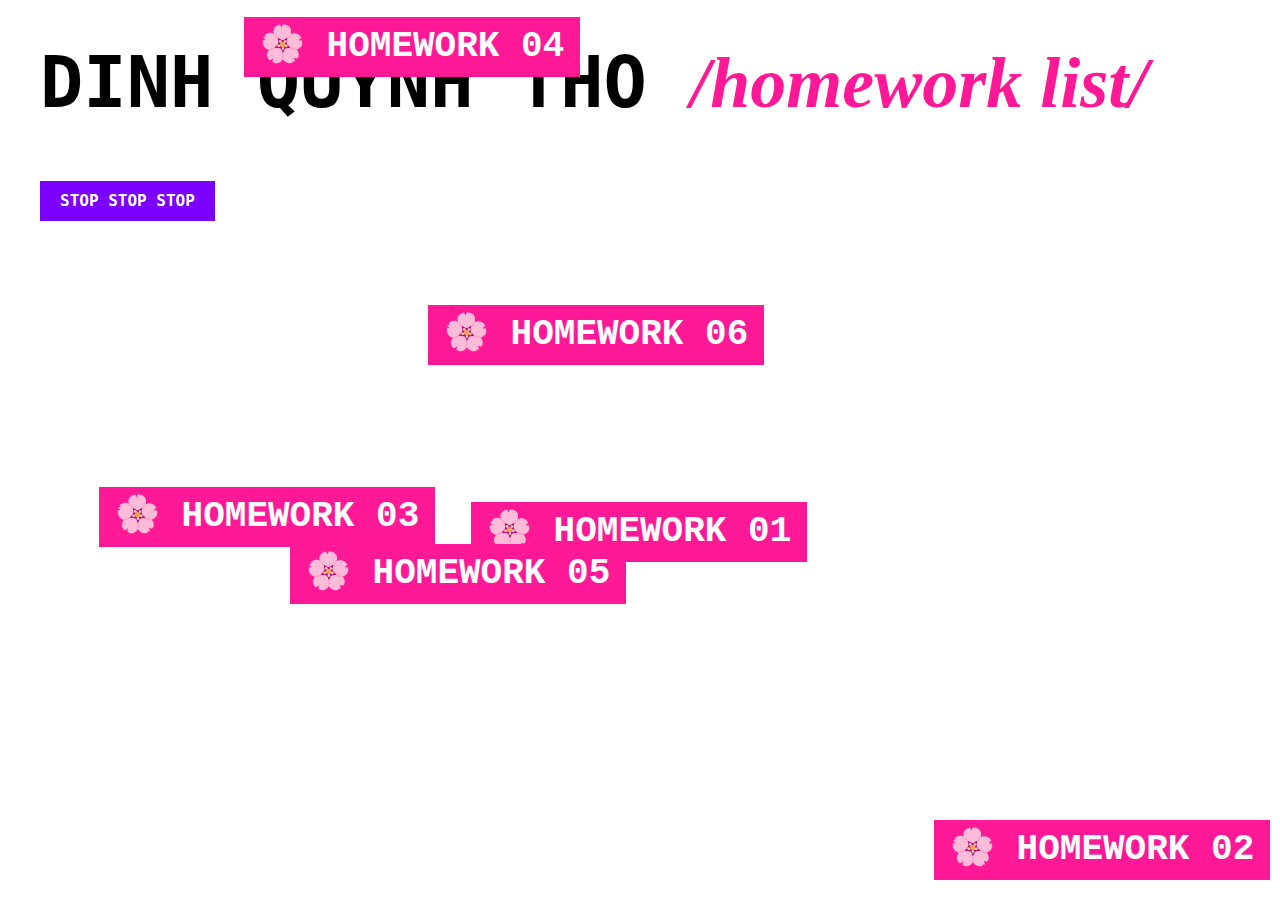
<file: ALLACCESS/index.html>
<html>
    <head>
        <title>
            🌸 HOMEPAGE - DINH QUYNH THO
        </title>
        <link rel="stylesheet" href="allaccess.css" />
        <style>
            button.convert-button {
                background-color: #7b00ff;
                color: white;
                padding: 10px 20px;
                font-size: 16px;
                border: none;
                cursor: pointer;
                margin-top: 20px;
                height: 40px;
                line-height: 20px;
                font-family: monospace;
                font-weight: bold;
            }
    
            button.convert-button:hover {
                background-color: #ffaffc;
            }
        </style>
        <script>
            document.addEventListener('DOMContentLoaded', function () {
                var buttons = document.querySelectorAll('.button');
                var moveInterval;
                var h1Content; // To store the content of h1
    
                function moveButton(button) {
                    var maxX = window.innerWidth - button.offsetWidth;
                    var maxY = window.innerHeight - button.offsetHeight;
    
                    var newX = Math.floor(Math.random() * maxX);
                    var newY = Math.floor(Math.random() * maxY);
    
                    button.style.position = 'absolute';
                    button.style.left = newX + 'px';
                    button.style.top = newY + 'px';
                }
    
                function moveButtonsRandomly() {
                    buttons.forEach(function (button) {
                        moveButton(button);
                    });
                }
    
                function convertToOrderedList() {
                    clearInterval(moveInterval); // Stop the random movement
    
                    h1Content = document.querySelector('h1').innerHTML;
    
                    var ol = document.createElement('ol');
                    ol.style.listStyleType = 'none';
                    ol.style.padding = '0';
    
                    buttons.forEach(function (button, index) {
                        var li = document.createElement('li');
                        var anchor = button.parentElement.cloneNode(true);
                        li.appendChild(anchor);
                        ol.appendChild(li);
                    });
    
                    // Clear the existing content and append the ordered list
                    document.body.innerHTML = '';
                    document.body.appendChild(document.createElement('h1'));
                    document.querySelector('h1').innerHTML = h1Content;
                    document.body.appendChild(ol);
                }
    
                // Move the buttons every 1.5 seconds
                moveInterval = setInterval(moveButtonsRandomly, 1500);
    
                moveButtonsRandomly();
    
                // Add a button to trigger the conversion to an ordered list
                var convertButton = document.createElement('button');
                convertButton.innerHTML = 'STOP STOP STOP';
                convertButton.className = 'convert-button'; 
                convertButton.addEventListener('click', convertToOrderedList);
                document.body.appendChild(convertButton);
            });
        </script>
    </head>
    <body>
        <h1>
            DINH QUYNH THO <span style="color: rgb(255, 25, 151); font-family: Georgia, 'Times New Roman', Times, serif;"> <em> /homework list/ </em> </span>
        </h1>
        <ul>
            <div>
                <a href="hw-01.html">
                    <button class="button"> 🌸 HOMEWORK 01</button>
                  </a>
            </div>
            <div>
                <a href="hw-02.html">
                    <button class="button"> 🌸 HOMEWORK 02</button>
                  </a>
            </div>
            <div>
                <a href="hw-03.html">
                    <button class="button">  🌸 HOMEWORK 03</button>
                  </a>
            </div>
            <div>
                <a href="hw-04.html">
                    <button class="button"> 🌸 HOMEWORK 04</button>
                  </a>
            </div>
            <div>
                <a href="hw-05.html">
                    <button class="button"> 🌸 HOMEWORK 05</button>
                  </a>
            </div>
            <div>
              <a href="hw-06.html">
                  <button class="button"> 🌸 HOMEWORK 06</button>
                </a>
          </div>
        </ul>
    </body>
</html>
</file>
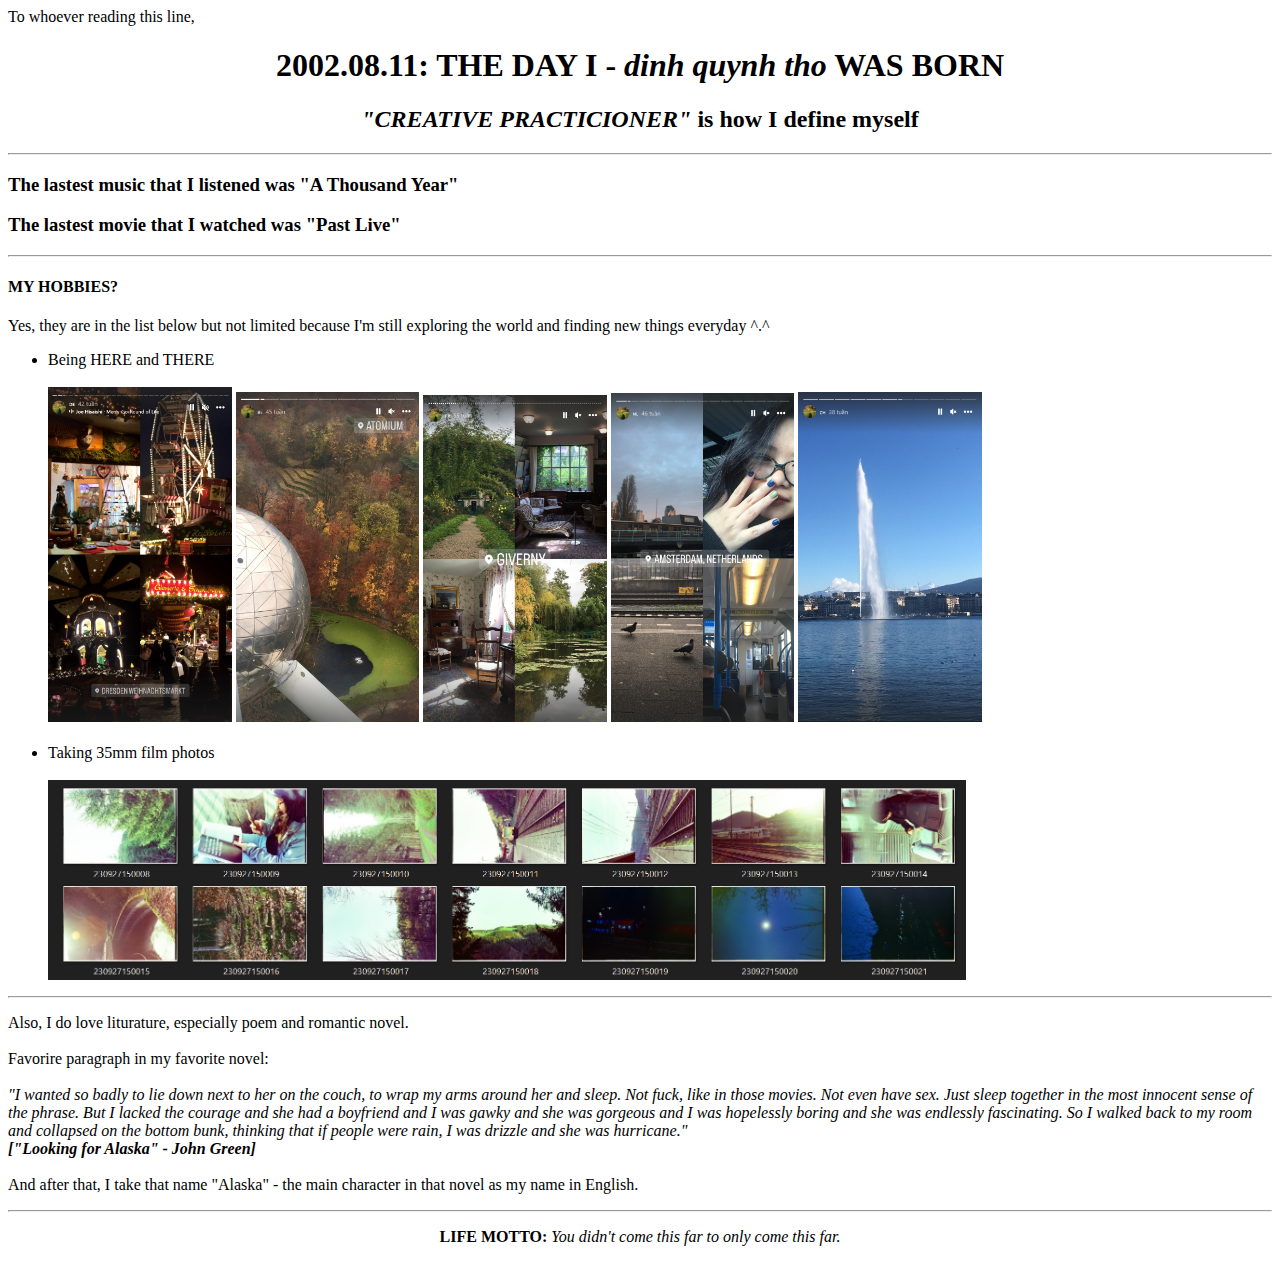
<file: ALLACCESS/hw-01.html>
<html>
    <head>
        <title>
            IT'S ME, DINH QUYNH THO 
        </title>
    </head>

    <body>
        <p> To whoever reading this line, </p>
        <h1 align="center"> 2002.08.11: THE DAY I - <i>dinh quynh tho</i> WAS BORN </h1>
        <h2 align="center"> <strong> <em> "CREATIVE PRACTICIONER" </em></strong> is how I define myself </h2>
        <hr>
        <h3> The lastest music that I listened was "A Thousand Year" </h3>
        <h3> The lastest movie that I watched was "Past Live" </h3>
        <hr>
        <h4> MY HOBBIES? </h4>
        <p> Yes, they are in the list below but not limited because I'm still exploring the world and finding new things everyday ^.^ </p>
        <ul>
            <li> Being HERE and THERE </li>
            <br/>
            <div class="picture-row">
                <img src="germany.png" width="15%" alt="germany" >
                <img src="belgium.png" width="15%" alt="belgium">
                <img src="france.png" width="15%" alt="france">
                <img src="netherland.png" width="15%" alt="netherland">
                <img src="swiss.png" width="15%" alt="swiss">
            </div>
            <br/>
            <li> Taking 35mm film photos </li>
            <br/>
                <img src="film.png" width="75%" alt="film">
        </ul>
        <hr>
        <p>
            Also, I do love liturature, especially poem and romantic novel.
            <br/>
            <br/>
            Favorire paragraph in my favorite novel: <br/> 
            <br/>
            <em>
                "I wanted so badly to lie down next to her on the couch, to wrap my arms around her and sleep. Not fuck, like in those movies. Not even have sex. Just sleep together in the most innocent sense of the phrase. But I lacked the courage and she had a boyfriend and I was gawky and she was gorgeous and I was hopelessly boring and she was endlessly fascinating. So I walked back to my room and collapsed on the bottom bunk, thinking that if people were rain, I was drizzle and she was hurricane."
            </em>
            <br/>
            <strong> <em> ["Looking for Alaska" - John Green] </em></strong>
            <br/>
            <br/>
            And after that, I take that name "Alaska" - the main character in that novel as my name in English.
            <b>

            </b>
        </p>
        <hr>
        <p align="center">
            <b> LIFE MOTTO: </b>
                <i> You didn't come this far to only come this far. </i>
        </p>
    </body>

</html>
</file>
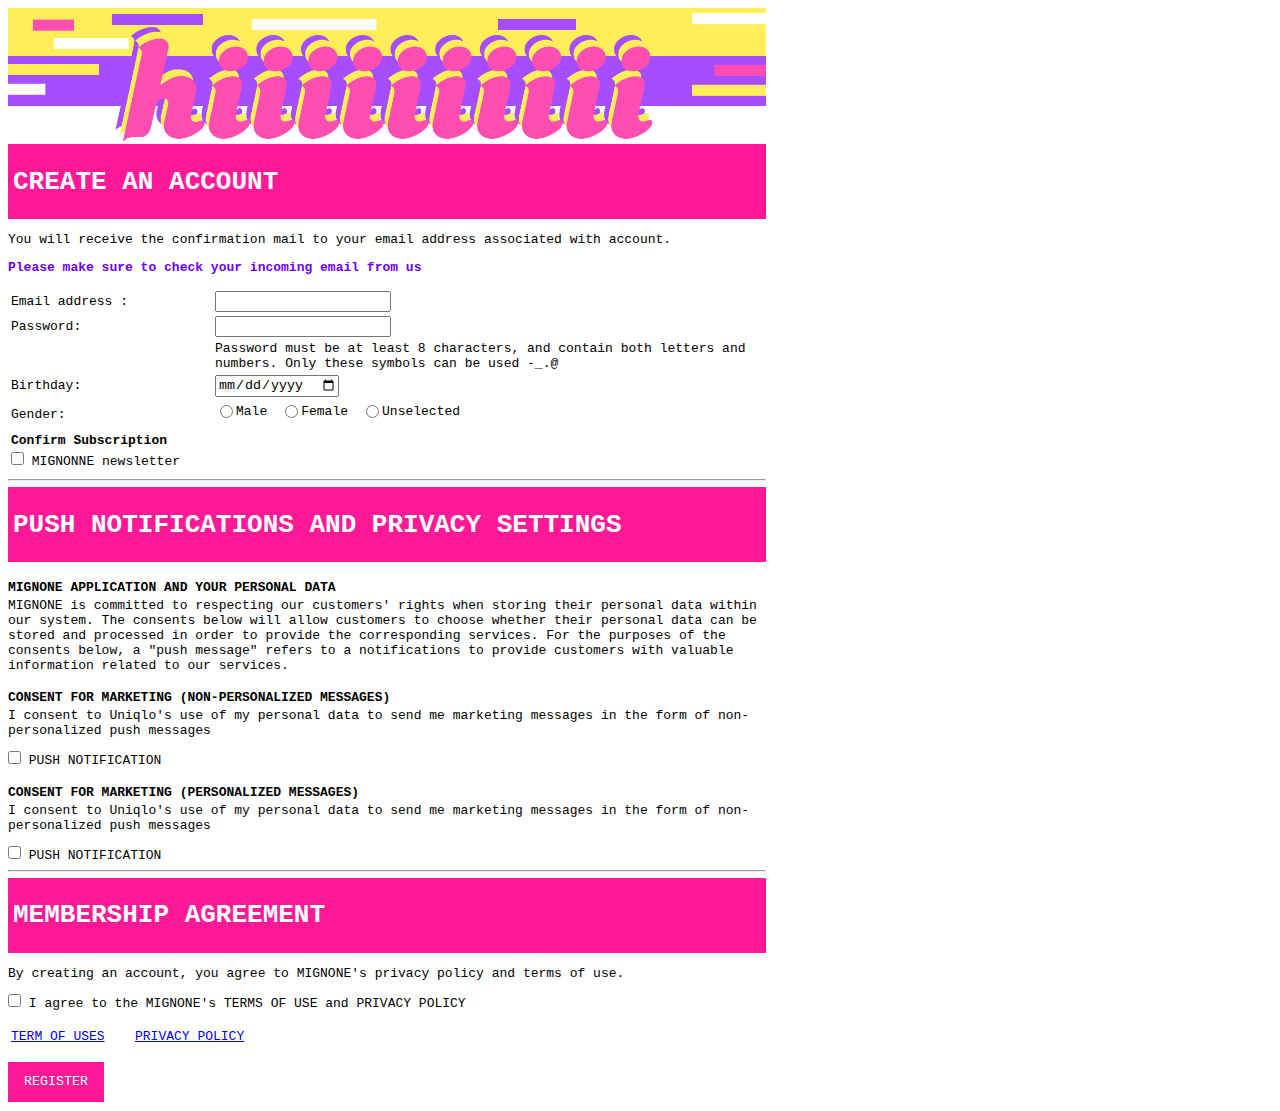
<file: ALLACCESS/hw-02.html>
<html>
  <head>
    <title>REGISTRATION FORM</title>
    <link rel="stylesheet" href="hw-02.css" />
  </head>
  <body>
    <div class="container">
      <img class="image" src="hiiii.png" />
      <div class="pink_banner">
        <h1>CREATE AN ACCOUNT</h1>
      </div>
      <p>
        You will receive the confirmation mail to your email address associated
        with account.
      </p>
      <p>
        <span style="color: rgb(111, 0, 255); margin-bottom: -10px"
          ><b> Please make sure to check your incoming email from us </b>
        </span>
      </p>

      <form>
        <table class="create_account">
          <tr>
            <td>
              <label for="email"> Email address :</label>
            </td>
            <td><input type="text" name="email" /><br /></td>
          </tr>
          <tr>
            <td>
              <label for="password">Password:</label>
            </td>
            <td>
              <div>
                <input class="password_input" type="password" name="password" />
              </div>
            </td>
          </tr>
          <tr>
            <td></td>
            <td>
              <div>
                <span class="password_span">
                  Password must be at least 8 characters, and contain both
                  letters and numbers. Only these symbols can be used -_.@
                </span>
              </div>
            </td>
          </tr>

          <tr>
            <td>
              <label for="birthdate">Birthday: </label>
            </td>
            <td>
              <input type="date" id="birthdate" name="birthdate" />
            </td>
          </tr>

          <tr>
            <td>
              <label for="gender"> Gender: </label>
            </td>
            <td class="gender_select">
              <input type="radio" name="gender" value="male" />
              <span> Male </span>
              <br />
              <input type="radio" name="gender" value="female" />
              <span> Female </span>
              <br />
              <input type="radio" name="gender" value="unselected" /><span>
                Unselected
              </span>
              <br />
            </td>
          </tr>

          <tr>
            <td>
              <label for="confirm"> <b> Confirm Subscription </b> </label>
            </td>
          </tr>
          <tr>
            <td class="newsletter">
              <input class="checkbox" type="checkbox" name="check" value="1" />
              MIGNONNE newsletter<br />
            </td>
          </tr>
        </table>
        <hr />

        <div class="pink_banner">
          <h1>PUSH NOTIFICATIONS AND PRIVACY SETTINGS</h1>
        </div>
        <div class="push_noti">
          <h4>MIGNONE APPLICATION AND YOUR PERSONAL DATA</h4>
          <p>
            MIGNONE is committed to respecting our customers' rights when
            storing their personal data within our system. The consents below
            will allow customers to choose whether their personal data can be
            stored and processed in order to provide the corresponding services.
            For the purposes of the consents below, a "push message" refers to a
            notifications to provide customers with valuable information related
            to our services.
          </p>
          <h4>CONSENT FOR MARKETING (NON-PERSONALIZED MESSAGES)</h4>
          <p>
            I consent to Uniqlo's use of my personal data to send me marketing
            messages in the form of non-personalized push messages
          </p>
          <input type="checkbox" name="notification" value="1" /> PUSH
          NOTIFICATION
          <br />

          <h4>CONSENT FOR MARKETING (PERSONALIZED MESSAGES)</h4>
          <p>
            I consent to Uniqlo's use of my personal data to send me marketing
            messages in the form of non-personalized push messages
          </p>
          <input type="checkbox" name="notification" value="1" /> PUSH
          NOTIFICATION
          <br />
        </div>

        <hr />
        <div class="pink_banner">
          <h1>MEMBERSHIP AGREEMENT</h1>
        </div>
        <p>
          By creating an account, you agree to MIGNONE's privacy policy and
          terms of use.
        </p>
        <input type="checkbox" name="term" value="1" /> I agree to the MIGNONE's
        TERMS OF USE and PRIVACY POLICY <br />
        <br />
        <table>
          <tr>
            <td style="min-width: 120px">
              <a href="http://www.designstudies.vn/vi/" target="_blank">
                TERM OF USES
              </a>
            </td>
            <td>
              <a href="http://www.designstudies.vn/vi/" target="_blank">
                PRIVACY POLICY
              </a>
            </td>
          </tr>
        </table>
        <br />
        <button class="button-1" role="button">REGISTER</button>
      </form>
    </div>
  </body>
</html>
</file>
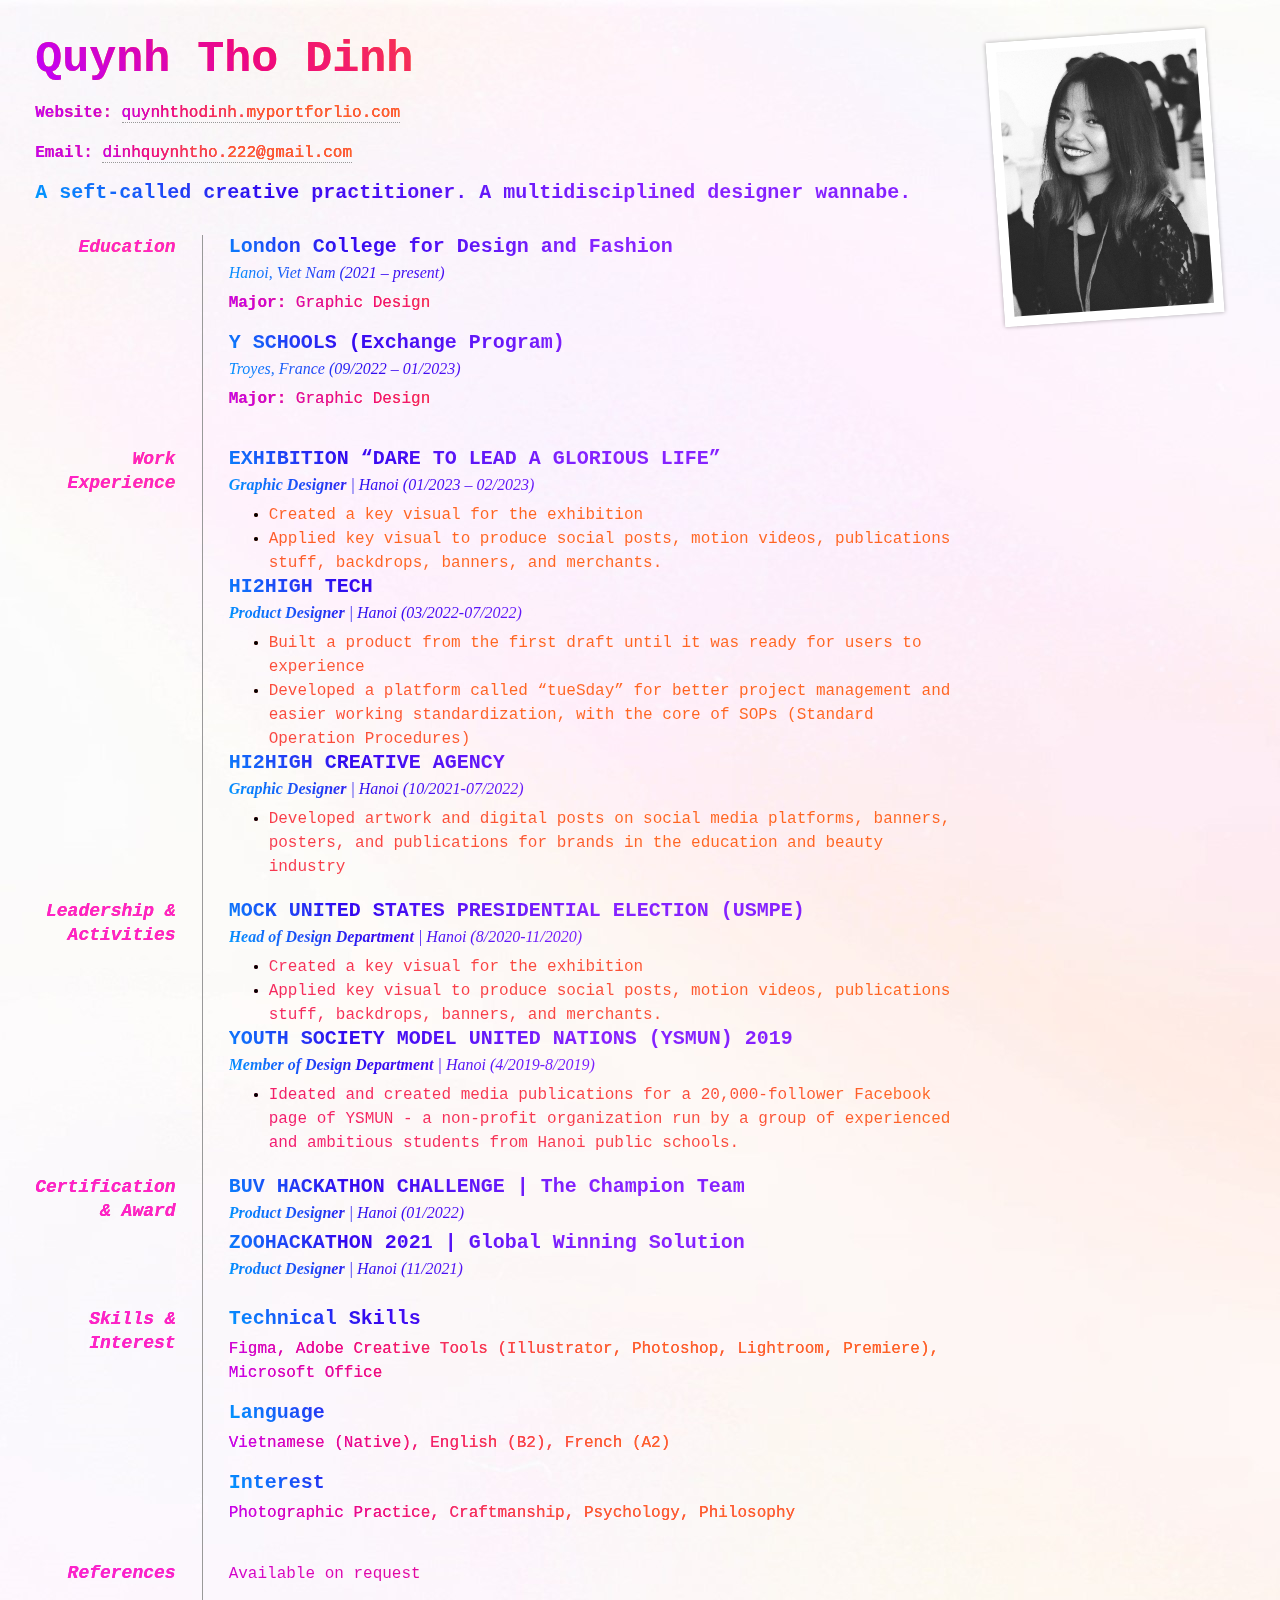
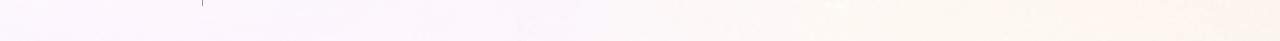
<file: ALLACCESS/hw-03.html>
<html>
    <head>
        <title>DINH QUYNH THO'S CV</title>
        <link rel="stylesheet" href="hw-03.css" />
    </head>

    <body>
        <div id="resume">
            <img src="PROFILE PIC.jpg" alt="Profile Pic of Dinh Quynh Tho">
            <h1>Quynh Tho Dinh</h1>
            <p><b> Website:</b> <a href="https://quynhthodinh.myportfolio.com/"">quynhthodinh.myportforlio.com</a>
            <p><b> Email: </b> <a href=#>dinhquynhtho.222@gmail.com</a>
            <h2 class="intro"> A seft-called creative practitioner. A multidisciplined designer wannabe. </h2>
            <br>

          <dl>
            <dt>Education
            <dd>
              <h2>London College for Design and Fashion <span>Hanoi, Viet Nam (2021 – present)</span> </h2> 
              <p><strong>Major:</strong> Graphic Design <br/>
                <h2>Y SCHOOLS (Exchange Program) <span>Troyes, France (09/2022 – 01/2023)</span> </h2> 
              <p><strong>Major:</strong> Graphic Design <br/>
          </dl>

          <dl>
          <dt> Work Experience
          <dd>
            <h2>EXHIBITION “DARE TO LEAD A GLORIOUS LIFE”<span> <b> Graphic Designer </b> | Hanoi (01/2023 – 02/2023) </span></h2>
                <ul>
                <li>Created a key visual for the exhibition
                <li>Applied key visual to produce social posts, motion videos,
                publications stuff, backdrops, banners, and merchants.
                 </ul>
          <h2>HI2HIGH TECH<span> <b> Product Designer </b> | Hanoi (03/2022-07/2022)</span></h2>
          <ul>
          <li>Built a product from the first draft until it was ready for users to experience</li>
          <li> Developed a platform called “tueSday” for better project management and easier working standardization, with
            the core of SOPs (Standard Operation Procedures)</li>
          </ul>
          <h2>HI2HIGH CREATIVE AGENCY<span> <b> Graphic Designer </b> | Hanoi (10/2021-07/2022)</span></h2>
          <ul>
          <li>Developed artwork and digital posts on social media platforms, banners, posters, and publications for brands in
            the education and beauty industry
          </ul>
          </dd>
          </dl>

          <dl>
            <dt> Leadership & Activities
            <dd>
              <h2>MOCK UNITED STATES PRESIDENTIAL ELECTION (USMPE)<span> <b> Head of Design Department </b> | Hanoi (8/2020-11/2020) </span></h2>
            <ul>
            <li>Created a key visual for the exhibition
            <li>Applied key visual to produce social posts, motion videos,
              publications stuff, backdrops, banners, and merchants.
            </ul>
            <h2>YOUTH SOCIETY MODEL UNITED NATIONS (YSMUN) 2019 <span> <b> Member of Design Department </b> | Hanoi (4/2019-8/2019)</span></h2>
            <ul>
            <li>Ideated and created media publications for a 20,000-follower Facebook page of YSMUN - a non-profit
                organization run by a group of experienced and ambitious students from Hanoi public schools.</li>
            </ul>
            </dd>
            </dl>

            <dl>
                <dt> Certification & Award
                <dd>
                <h2>BUV HACKATHON CHALLENGE | The Champion Team <span> <b> Product Designer </b> | Hanoi (01/2022) </span></h2>
                <h2>ZOOHACKATHON 2021 | Global Winning Solution <span> <b> Product Designer </b> | Hanoi (11/2021)</span></h2>
                </dd>
                </dl>

          <dl>
            <dt>Skills & Interest
            <dd>
            <h2>Technical Skills</h2>
            <p>Figma, Adobe Creative Tools (Illustrator, Photoshop, Lightroom, Premiere), Microsoft Office
            <h2>Language </h2>
            <p>Vietnamese (Native), English (B2), French (A2)
            <h2> Interest </h2>
            <p> Photographic Practice, Craftmanship, Psychology, Philosophy</p>
            </dl>
          <dl>
          <dt>References
          <dd>Available on request
          </dl>
          </div>   
    </body>
</html>
</file>
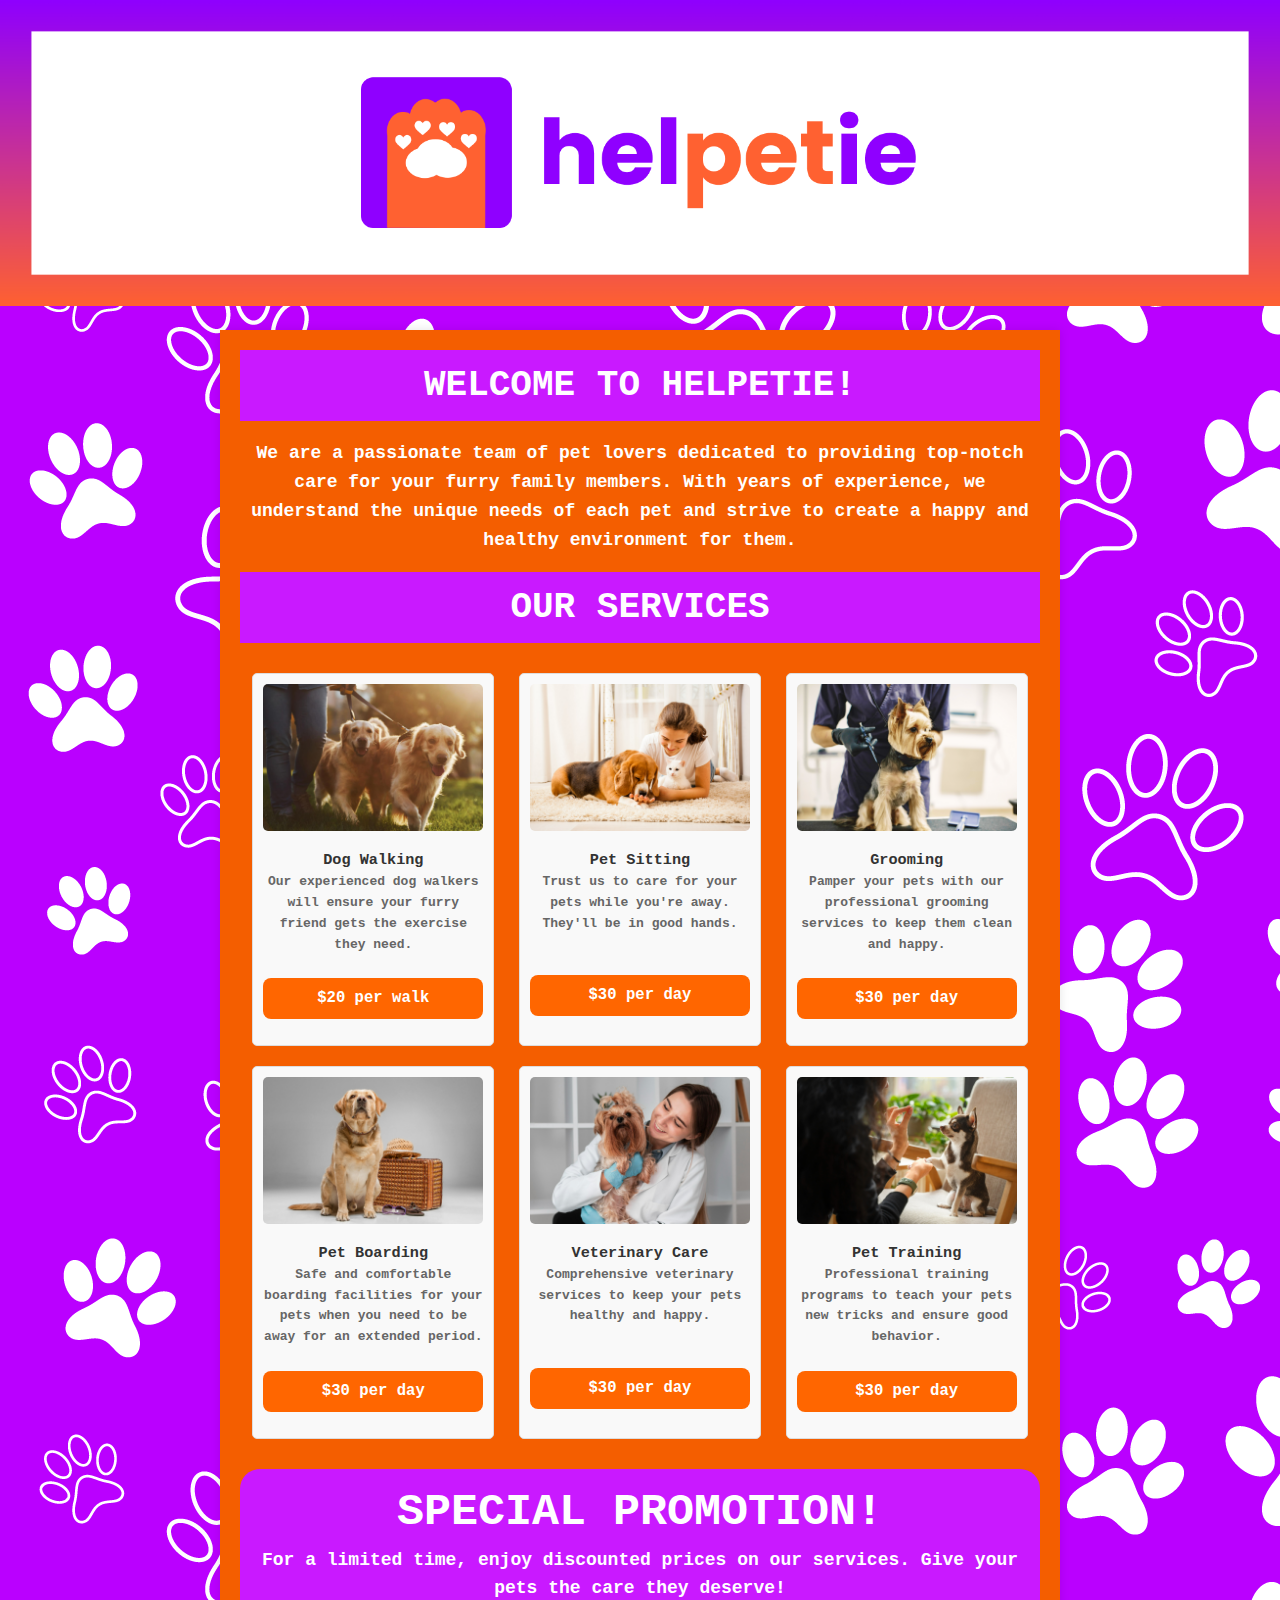
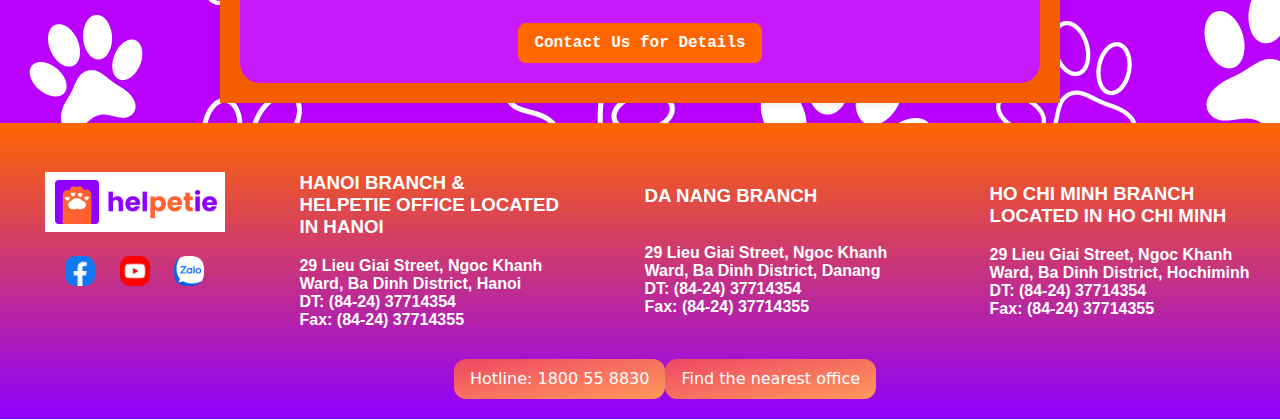
<file: ALLACCESS/hw-04.html>
<!DOCTYPE html>
<html lang="en">
  <head>
    <meta charset="UTF-8" />
    <meta name="viewport" content="width=device-width, initial-scale=1.0" />
    <title>Pet Care Services</title>
    <link rel="stylesheet" href="hw-04.css" />
  </head>

  <body>
    <header>
      <img src="cover.png" alt="helpetie-cover" />
    </header>

    <section>
      <div class ="welcome"> 
        <div class="welcome-banner">
          <h2>WELCOME TO HELPETIE!</h2>
        </div>
      <p>
          <b>
          We are a passionate team of pet lovers dedicated to providing
          top-notch care for your furry family members. With years of
          experience, we understand the unique needs of each pet and strive to
          create a happy and healthy environment for them.
          <b>
      </p>
      </div>
      
      <div class="our-service-banner">
        <h2>OUR SERVICES</h2>
      </div>
      

      <div class="services">
        <div class="service">
          <img src="s-01.png" alt="Dog Walking" />
          <h3>Dog Walking</h3>
          <p class="description">
            Our experienced dog walkers will ensure your furry friend gets the
            exercise they need.
          </p>
          <p class="price">$20 per walk</p>
        </div>

        <div class="service">
          <img src="s-02.png" alt="Dog Walking" />
          <h3>Pet Sitting</h3>
          <p class="description">
            Trust us to care for your pets while you're away. They'll be in good
            hands.
          </p>
          <p class="price">$30 per day</p>
        </div>

        <div class="service">
          <img src="s-03.png" alt="Dog Walking" />
          <h3>Grooming</h3>
          <p class="description">
            Pamper your pets with our professional grooming services to keep
            them clean and happy.
          </p>
          <p class="price">$30 per day</p>
        </div>

        <div class="service">
          <img src="s-04.png" alt="Dog Walking" />
          <h3>Pet Boarding</h3>
          <p class="description">
            Safe and comfortable boarding facilities for your pets when you need
            to be away for an extended period.
          </p>
          <p class="price">$30 per day</p>
        </div>

        <div class="service">
          <img src="s-05.png" alt="Dog Walking" />
          <h3>Veterinary Care</h3>
          <p class="description">
            Comprehensive veterinary services to keep your pets healthy and
            happy.
          </p>
          <p class="price">$30 per day</p>
        </div>

        <div class="service">
          <img src="s-06.png" alt="Dog Walking" />
          <h3>Pet Training</h3>
          <p class="description">
            Professional training programs to teach your pets new tricks and
            ensure good behavior.
          </p>
          <p class="price">$30 per day</p>
        </div>

        <div class="promotion">
          <h1>SPECIAL PROMOTION!</h1>
          <p>
            For a limited time, enjoy discounted prices on our services. Give
            your pets the care they deserve!
          </p>
          <button>Contact Us for Details</button>
        </div>
      </div>
    </section>

    <footer class="footer">
      <div class="footer-container">
        <div class="footer-brand">
          <div class="logo"> 
            <a href="#"><img src="logo.png" alt="Logo"> </a>
          </div>
          <div class="social-links">
            <a href="#"><img src="fb-icon.png" alt="Facebook" /></a>
            <a href="#"><img src="utube-icon.png" alt="YouTube" /></a>
            <a href="#"><img src="zalo-icon.png" alt="Zalo" /></a>
          </div>
        </div>
        <div class="branch">
          <h3>HANOI BRANCH & HELPETIE OFFICE LOCATED IN HANOI</h3>
          <div>
            29 Lieu Giai Street, Ngoc Khanh Ward, Ba Dinh District, Hanoi
          </div>
          <div>DT: (84-24) 37714354</div>
          <div>Fax: (84-24) 37714355</div>
        </div>
        <div class="branch">
          <h3>DA NANG BRANCH</h3>
          <br />
          <div>
            29 Lieu Giai Street, Ngoc Khanh Ward, Ba Dinh District, Danang
          </div>
          <div>DT: (84-24) 37714354</div>
          <div>Fax: (84-24) 37714355</div>
        </div>
        <div class="branch">
          <h3>HO CHI MINH BRANCH LOCATED IN HO CHI MINH</h3>
          <div>
            29 Lieu Giai Street, Ngoc Khanh Ward, Ba Dinh District, Hochiminh
          </div>
          <div>DT: (84-24) 37714354</div>
          <div>Fax: (84-24) 37714355</div>
        </div>
      </div>
      <div class="footer-button-container">
        <div class="footer-button">
          <button class="hotline">Hotline: 1800 55 8830</button>
          <button class="hotline">Find the nearest office</button>
        </div>
      </div>
    </footer>
  </body>
</html>
</file>
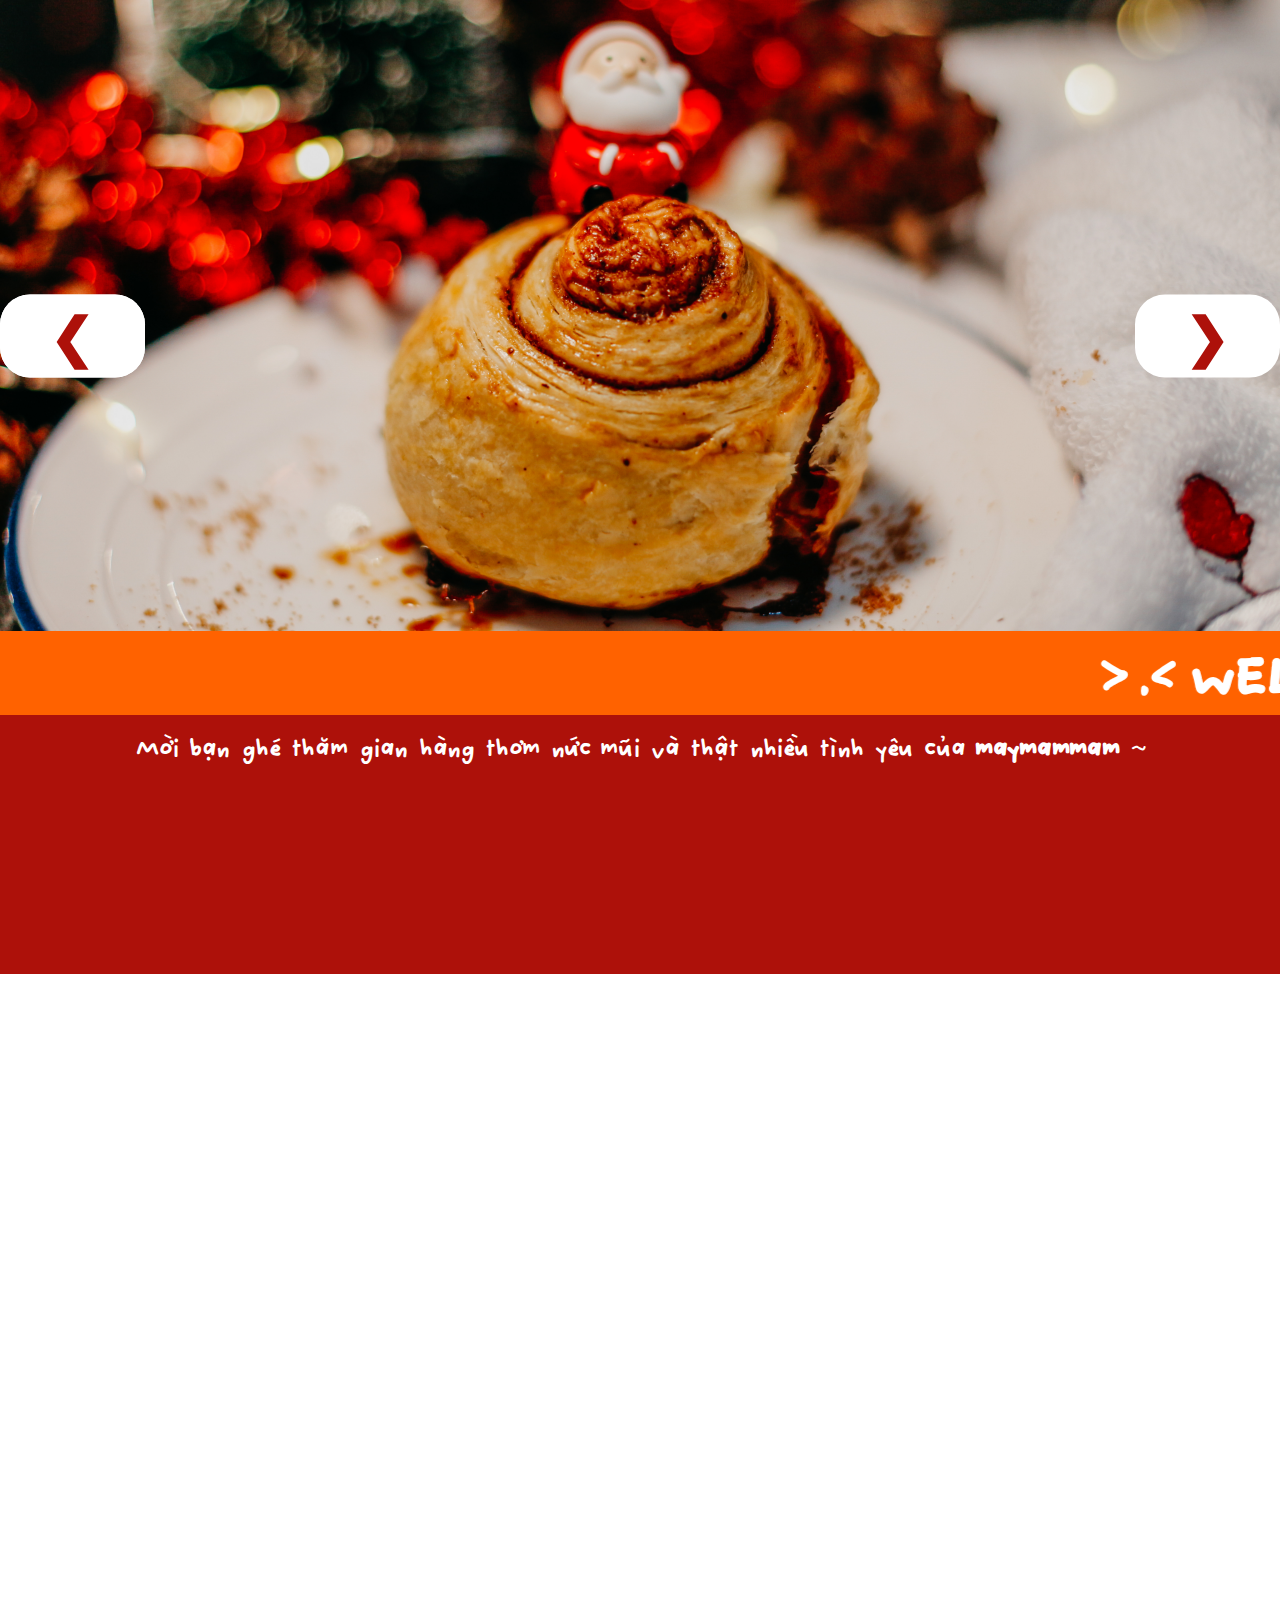
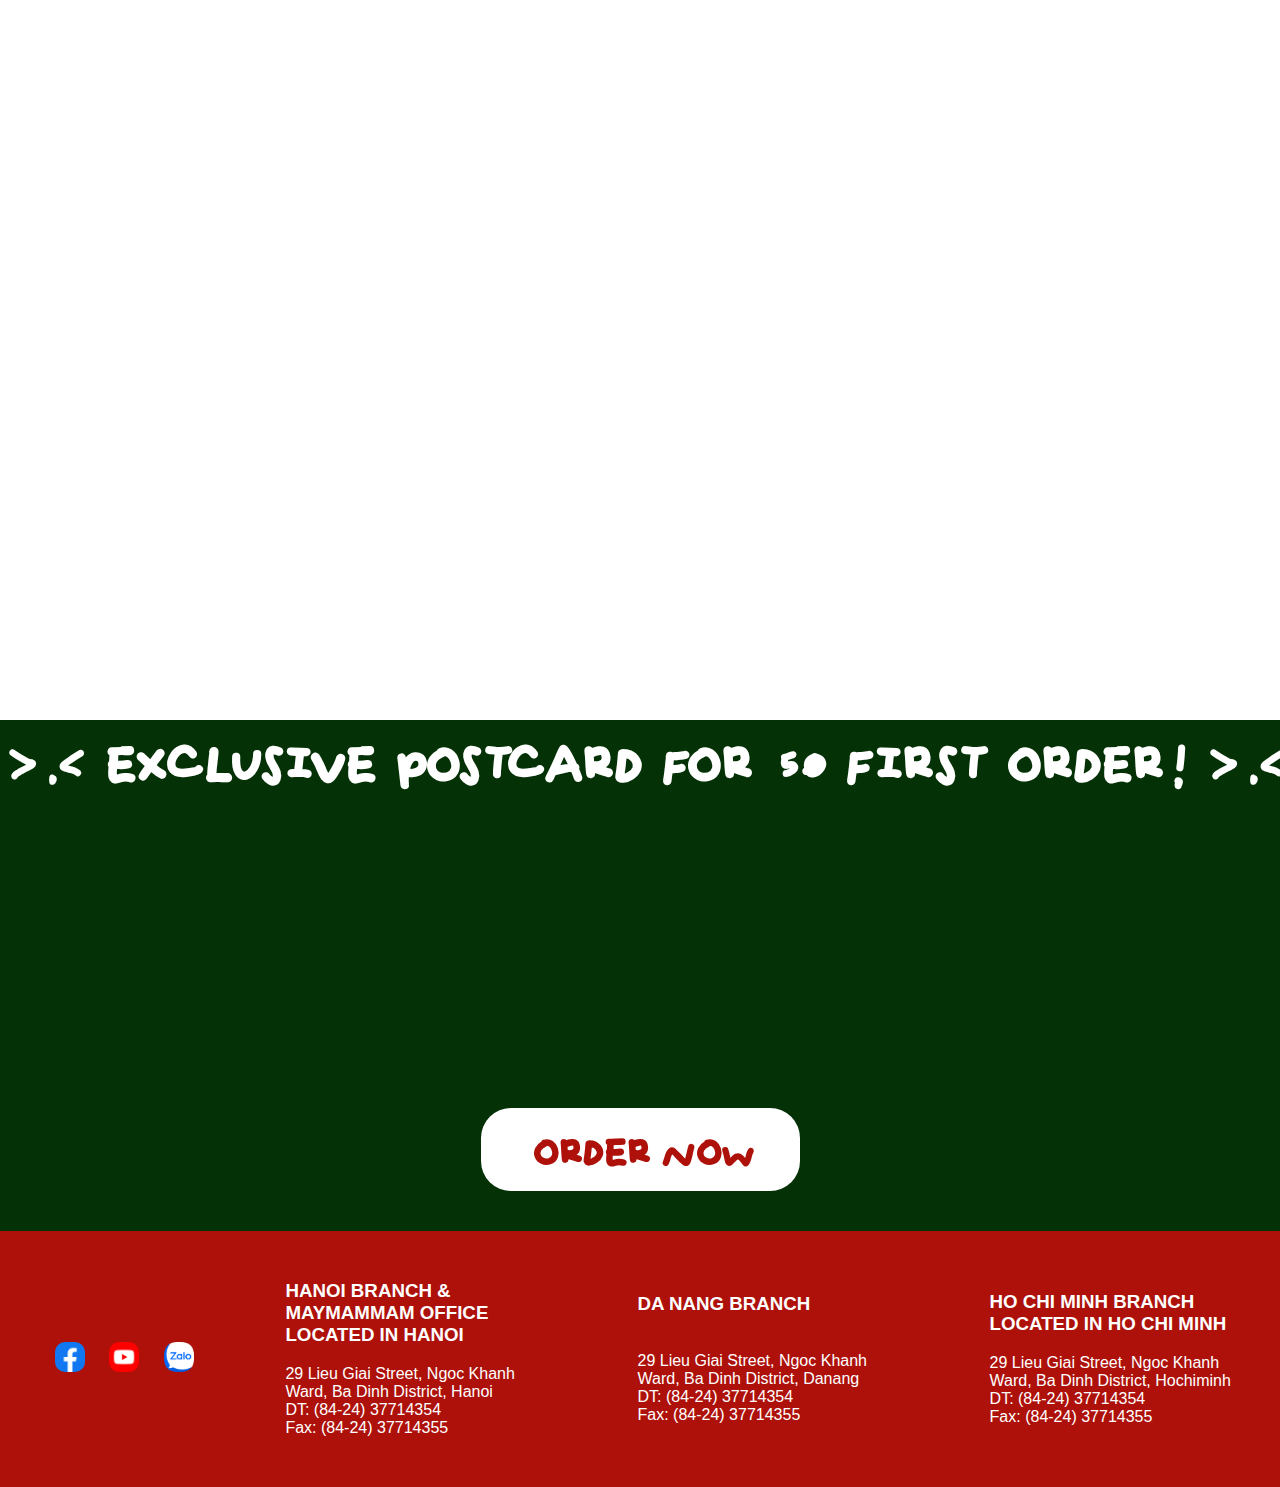
<file: ALLACCESS/hw-06.html>
<!DOCTYPE html>
<html lang="en">
  <head>
    <meta charset="UTF-8" />
    <meta name="viewport" content="width=device-width, initial-scale=1.0" />
    <title>Fashion Product</title>
    <script src="hw-06.js" defer></script>
    <link rel="stylesheet" href="hw-06.css" />
    <style>
.mySlides {display:none;}
    </style>
  </head>

  <body>
    <header> 
      <div class="cover"> 
        <button class="w3-button w3-black w3-display-left" onclick="plusDivs(-1)">&#10094;</button>
        <img class="myslides" src="Frame 8.png" alt="cover-01" />
        <img class="myslides" src="Frame 9.png" alt="ccover-02" />
        <img class="myslides" src="Frame 10.png" alt="cover-03" />
        <img class="myslides" src="Frame 11.png" alt="cover-04" />
        <button class="w3-button w3-black w3-display-left" onclick="plusDivs(-1)">&#10094;</button>
        <button class="w3-button w3-black w3-display-right" onclick="plusDivs(1)">&#10095;</button>
      </div>
      <script>
        var slideIndex = 1;
        showDivs(slideIndex);
        
        function plusDivs(n) {
          showDivs(slideIndex += n);
        }
        
        function showDivs(n) {
          var i;
          var x = document.getElementsByClassName("myslides");
          if (n > x.length) {slideIndex = 1}
          if (n < 1) {slideIndex = x.length}
          for (i = 0; i < x.length; i++) {
            x[i].style.display = "none";  
          }
          x[slideIndex-1].style.display = "block";  
        }
        </script>
    </header>

    <section>
      <div class="welcome-box"> 
        <div class="welcome-h2" >
          <marquee behavior="scroll" direction="left" scrollamount="20">
            <h2> >.< WELCOME TO MAYMAMMAM >.< FREE SHIPPING FROM 200,000 >.< </h2>
          </marquee>
        </div>
        <p class="fade-in">
            Mời bạn ghé thăm gian hàng thơm nức mũi và thật nhiều tình yêu của <b> maymammam </b> ~
        </p>
       
        <p class="fade-in"> 
        Được ra đời với mong muốn mang tới sự chỉn chu và ngon miệng nhất tới khách hàng, mỗi sản phẩm
        của <b> maymammam </b> đều được tạo ra với thật nhiều tình yêu và sự tận tâm.
        </p>  
        <p class="fade-in">        
        Những điều xuất phát từ trái tim sẽ chạm đến trái tim. Đừng ngần ngại mà bỏ vào giỏ hàng mùa lễ hội này thật nhiều tình yêu thương từ chúng mình nha ~
        </p>
      </div>
      <br>
      <div class="collection-h2 fade-in" >
        <h2> >.< 2023 FESTIVE COLLECTION >.< </h2>
    </div>
      <div class="services">
        <div class="service fade-in">
          <img src="01.png" alt="Cake 01" />
        </div>

        <div class="service fade-in">
          <img src="02.png" alt="Flower 02" />
        </div>

        <div class="service fade-in">
          <img src="03.png" alt="Flower 03" />
        </div>

        <div class="service fade-in">
            <img src="04.png" alt="Flower 04" />
        </div>

        <div class="service fade-in">
            <img src="05.png" alt="Flower 05" />
        </div>

        <div class="service fade-in">
            <img src="06.png" alt="Flower 06" />
        </div>

        <div class="service fade-in">
            <img src="07.png" alt="Flower 07" />
        </div>
  
        <div class="service fade-in">
            <img src="08.png" alt="Flower 08" />
        </div>
  
        <div class="service fade-in">
            <img src="09.png" alt="Flower 09" />
        </div>
       </div>  
       <div class="order">
        <h2> >.< EXCLUSIVE POSTCARD FOR 50 FIRST ORDER! >.< </h2>
        <div class="order-img fade-in">
          <img src="10.png">
        </div>
        <button> ORDER NOW </button>
      </div>  
    </section>

    <footer class="footer">
      <div class="footer-container">
        <div class="footer-brand">
          <div class="social-links">
            <a href="#"><img src="fb-icon.png" alt="Facebook" /></a>
            <a href="#"><img src="utube-icon.png" alt="YouTube" /></a>
            <a href="#"><img src="zalo-icon.png" alt="Zalo" /></a>
          </div>
        </div>
        <div class="branch">
          <h3>HANOI BRANCH & MAYMAMMAM OFFICE LOCATED IN HANOI</h3>
          <div>
            29 Lieu Giai Street, Ngoc Khanh Ward, Ba Dinh District, Hanoi
          </div>
          <div>DT: (84-24) 37714354</div>
          <div>Fax: (84-24) 37714355</div>
        </div>
        <div class="branch">
          <h3>DA NANG BRANCH</h3>
          <br />
          <div>
            29 Lieu Giai Street, Ngoc Khanh Ward, Ba Dinh District, Danang
          </div>
          <div>DT: (84-24) 37714354</div>
          <div>Fax: (84-24) 37714355</div>
        </div>
        <div class="branch">
          <h3>HO CHI MINH BRANCH LOCATED IN HO CHI MINH</h3>
          <div>
            29 Lieu Giai Street, Ngoc Khanh Ward, Ba Dinh District, Hochiminh
          </div>
          <div>DT: (84-24) 37714354</div>
          <div>Fax: (84-24) 37714355</div>
        </div>
      </div>
    </footer>
  </body>
</html>
</file>
<file: ALLACCESS/allaccess.css>
body {
    font-family: monospace;
    font-size: 4vh;
    margin: 20;
    padding: 20;
}

h1 {
    font-family: monospace;
    margin: 0;
    padding: 0;
    transition: color 0.5s ease; /* Added transition for color change on hover */
}

h1:hover {
    color: #9900ff; /* Change the color on hover */
}

.button {
    background-color: rgb(255, 25, 151);
    border-style: none;
    box-sizing: border-box;
    color: white;
    cursor: pointer;
    display: inline-block;
    height: 60px;
    line-height: 20px;
    padding: 10px 16px;
    margin: 5px;
    position: relative;
    text-align: center;
    font-family: 'Courier New', Courier, monospace;
    font-size: 4vh;
    font-weight: bold;
    transition: background-color 0.3s ease, color 0.3s ease; /* Added transition for button color change on hover */
}

.button:hover {
    background-color: #d82cff;
    color: #ffffff;
}

.button:focus {
    outline: none;
}

.button-container {
    position: relative;
    animation: floatAnimation 3s infinite ease-in-out;
}

@keyframes floatAnimation {
    0%, 100% {
        transform: translateY(0);
    }
    20% {
        transform: translateY(-10px);
    }
}
</file>
<file: ALLACCESS/hw-02.css>
* {
    font-family: monospace;
}

.pink_banner {
    background-color: rgb(255, 25, 151);
    color: white;
    padding: 5px;
}

.container {
    width: 60%;
}

.password_input {
    display: block;
}

.gender_select {
    display: flex;
}

.gender_select span {
    padding-top: 0.3rem;
    padding-right: 1rem;
}

.newsletter {
    min-width: 200px;
}

input[type='checkbox'] {
    accent-color: rgb(255, 25, 151);
    margin: 0;
}

input[type='radio'] {
    accent-color: rgb(255, 25, 151);
}

.create_account td {
    margin-bottom: 10px;
}

.push_noti h4 {
    margin-bottom: -10px;
}

.button-1 {
    background-color: rgb(255, 25, 151);
    border-style: none;
    box-sizing: border-box;
    color: white;
    cursor: pointer;
    display: inline-block;
    height: 40px;
    line-height: 20px;
    padding: 10px 16px;
    position: relative;
    text-align: center;
}

.button-1:hover,
.button-1:focus {
    opacity: 0.6;
}

.image {
    max-width: 100%;
    height: auto;
}
</file>
<file: ALLACCESS/hw-03.css>
* {
    box-sizing: border-box
  }
  
  html {
    background-image: url(bg-01.jpg);
    background-blend-mode: lighten;
  }
  
  body {
    margin: 2.2rem
  }
  
  div#resume {
    background-image: linear-gradient(45deg, #bf00ff 0%, #ef097f 20%, #ff6522 50%);
  -webkit-background-clip: text;
  -webkit-text-fill-color: transparent;
    min-width: 310px;
    font: 16px Monospace;
    line-height: 24px;
    color: #000
  }
  
  div#resume h1 {
    font-size: 5vh;
    background-color: #000;
    background-image: linear-gradient(45deg, #bf00ff 0%, #ef097f 20%, #ff6522 50%);
  -webkit-background-clip: text;
  -webkit-text-fill-color: transparent;
  margin: 0 0 16px 0;
  line-height: 50px;
  }

  
  div#resume h2 {
    background-image: linear-gradient(45deg, #009dff 0%, #3309ef 20%, #8522ff 50%);
    -webkit-background-clip: text;
  -webkit-text-fill-color: transparent;
    font-size: 20px;
    margin: 0 0 6px 0;
    position: relative
  }
  
  div#resume h2 span {
    position: absolute;
    bottom: 0;
    right: 0;
    font-style: italic;
    font-family: Georgia, serif;
    font-size: 16px;
    color: #999;
    font-weight: normal
  }
  
  div#resume p {
    background-image: linear-gradient(45deg, #bf00ff 0%, #ef097f 20%, #ff6522 50%);
  -webkit-background-clip: text;
  -webkit-text-fill-color: transparent;
    margin: 0 0 16px 0
  }
  

  div#resume a {
    background-image: linear-gradient(45deg, #bf00ff 0%, #ef097f 20%, #ff6522 50%);
  -webkit-background-clip: text;
  -webkit-text-fill-color: transparent;
    color: #999;
    text-decoration: none;
    border-bottom: 1px dotted #999
  }
  
  div#resume a:hover {
    border-bottom-style: solid;
    color: #000
  }
  
  div#resume p.intro {
    background-image: linear-gradient(45deg, #009dff 0%, #3309ef 20%, #8522ff 50%);
  -webkit-background-clip: text;
  -webkit-text-fill-color: transparent;
    margin: 0 0 16px 0
    font-family: Monospace, serif;
    font-style: italic;
    color: #666
  }
  
  div#resume dt {
    background-image: linear-gradient(40deg, #00dfff 0%, #5309ef 20%, #ff22c7 10%);
  -webkit-background-clip: text;
  -webkit-text-fill-color: transparent;
    font-style: italic;
    font-weight: bold;
    font-size: 18px;
    text-align: right;
    padding: 0 26px 0 0;
    width: 150px;
    border-right: 1px solid #999
  }
  
  div#resume dl {
    display: table-row
  }
  
  div#resume dl dt,
  div#resume dl dd {
    display: table-cell;
    padding-bottom: 20px
  }
  
  div#resume dl dd {
    width: 800px;
    padding-left: 26px
  }
  
  div#resume img {
    float: right;
    padding: 10px;
    background: #fff;
    margin: 0 30px;
    transform: rotate(-4deg);
    box-shadow: 0 0 4px rgba(0, 0, 0, .3);
    width: 30%;
    max-width: 220px
  }
  
  @media screen and (max-width:1920px) {
    div#resume h2 span {
      position: static;
      display: block;
      margin-top: 2px
    }
  }
  
  @media screen and (max-width:800px) {
    body {
      margin: 1rem
    }
    div#resume img {
      transform: rotate(0deg)
    }
  }
  
  @media screen and (max-width:500px) {
    div#resume dl dt {
      border-right: none;
      border-bottom: 1px solid #999
    }
    div#resume dl,
    div#resume dl dd,
    div#resume dl dt {
      display: block;
      padding-left: 0;
      margin-left: 0;
      padding-bottom: 0;
      text-align: left;
      width: 100%
    }
    div#resume dl dd {
      margin-top: 6px
    }
    div#resume h2 {
      font-style: normal;
      font-weight: 400;
      font-size: 18px
    }
    div#resume dt {
      font-size: 20px
    }
    h1 {
      font-size: 36px;
      margin-right: 0;
      line-height: 0
    }
    div#resume img {
      margin: 0
    }
  }
  
  @media screen and (max-width:320px) {
    body {
      margin: 0
    }
    img {
      margin: 0;
      margin-bottom: -40px
    }
    div#resume {
      width: 320px;
      padding: 12px;
      overflow: hidden
    }
    p,
    li {
      margin-right: 20px
    }
  }
</file>
<file: ALLACCESS/hw-04.css>
html {
    background-image: url(background-02.png);
  }

body {
    font-family: monospace;
    margin: 0;
    padding: 0;
}

img {
    width: 100%;
}

section {
    max-width: 800px;
    margin: 20px auto;
    padding: 20px;
    background-color: rgb(244, 94, 0);
    box-shadow: 0 0 10px rgba(0, 0, 0, 0.1);
}

.about-banner {
    background-color: rgb(201, 25, 255);
    color: white;
    padding: 5px;
}

.welcome-banner {
    background-color: rgb(201, 25, 255);
    color: white;
    padding: 5px;
}

.welcome p {
    font-size: 2vh;
}

.our-service-banner {
    background-color: rgb(201, 25, 255);
    color: white;
    padding: 5px;
}

h2 {
    margin: 10px;
    font-size: 4vh;
    text-align: center;
    color: #ffffff;
}

p {
    text-align: center;
    line-height: 1.6;
    color: #ffffff;
}

.services {
    display: flex;
    flex-wrap: wrap;
    justify-content: space-around;
    margin-top: 20px;
}

.service {
    width: calc(30% - 20px);
    margin: 10px;
    text-align: center;
    padding: 10px;
    border: 1px solid #ddd;
    border-radius: 5px;
    background-color: #f9f9f9;
    display: flex;
    flex-direction: column;
}

.service img {
    max-width: 100%;
    height: auto;
    border-radius: 5px;
    margin-bottom: 5px;
}

.service h3 {
    color: #333;
    margin-bottom: -10px;
}

.service p {
    color: #666;
}

.service .description {
    min-height: 80px;
}

.service .price {
    font-weight: bold;
    color: #fff;
    font-size: 1.2em;
    margin-top: 10px;
    background-color: #f60;
    padding: 8px;
    border-radius: 8px;
}

.about {
    margin-top: 20px;
}

.promotion {
    background-color: rgb(201, 25, 255);
    color: white;
    padding: 20px;
    text-align: center;
    border-radius: 20px;
    margin-top: 20px;
}

.promotion h1 {
    margin-top:-2px;
    margin-bottom: -10px;
    font-size: 5vh;
}

.promotion p {
    font-size: 2vh;
    margin-bottom: 20px;
    color: #FFFFFF;
}

.promotion button{

        background: #f60;
        border: 0;
        border-radius: 8px;
        color: #FFFFFF;
        cursor: pointer;
        display: inline-block;
        font-family: monospace;
        font-size: 16px;
        font-weight: bold;
        line-height: 2.5;
        outline: transparent;
        padding: 0 1rem;
        text-align: center;
        text-decoration: none;
        transition: box-shadow .2s ease-in-out;
        user-select: none;
        -webkit-user-select: none;
        touch-action: manipulation;
        white-space: nowrap;
}

.footer {
    background: linear-gradient(#f60, #8F00FF);
    color: white;
    padding: 20px;
    font-family: Arial, sans-serif;
}

.footer-container {
    display: flex;
    justify-content: space-between;
    align-items: center;
    flex-wrap: wrap;
    margin-bottom: 20px;

}

.footer-brand {
    display: flex;
    align-items: center;
    flex-wrap: wrap;
    flex-direction: column;
    justify-content: center;
    margin-left: 2%;
}

.logo {
    min-width: 40px;
    margin-top: -20px;
}

.social-links {
    margin-top: 20px;
}

.social-links img {
    width: 30px;
    height: 30px;
    margin-left: 10px;
    margin-right: 10px;
    border-radius: 10px;
}

.branch {
    margin: 10px;
    max-width: 21%;
    max-height: fit-content;
    text-align: start;
}

.branch h3 {
    text-align: left;
    color: white;
}

.branch-container {
    display: flex;
}

.footer-title {
    text-align: center;
    margin-top: 5px;

    color: white;
    font-size: 300%;
}

.footer-button-container {
    display: flex;
    justify-content: center;
    align-items: center;
}

.footer-button {
    width: 30%;
    display: flex;
    align-items: center;
    justify-content: space-around;
}

.hotline {
    background-color: blue;
    color: white;
    padding: 10px 20px;
    text-align: center;
    border-radius: 20px;
    font-weight: bold;
    text-decoration: none;
    display: inline-block;
}

.hotline {
    background: linear-gradient(to bottom right, #EF4765, #FF9A5A);
    border: 0;
    border-radius: 12px;
    color: #FFFFFF;
    cursor: pointer;
    display: inline-block;
    font-family: -apple-system, system-ui, "Segoe UI", Roboto, Helvetica, Arial, sans-serif;
    font-size: 16px;
    font-weight: 500;
    line-height: 2.5;
    outline: transparent;
    padding: 0 1rem;
    text-align: center;
    text-decoration: none;
    transition: box-shadow .2s ease-in-out;
    user-select: none;
    -webkit-user-select: none;
    touch-action: manipulation;
    white-space: nowrap;
}

.hotline:not([disabled]):hover {
    opacity: 0.8;
    box-shadow: 0 0 .25rem rgba(0, 0, 0, 0.5), -.125rem -.125rem 1rem rgba(239, 71, 101, 0.5), .125rem .125rem 1rem rgba(255, 154, 90, 0.5);
}
</file>
<file: ALLACCESS/hw-06.css>
@font-face {
    font-family: 'SVN-Chicken Noodle Soup Regular';
    src: url('SVN-Chicken\ Noodle\ Soup.otf') format('woff'), /* Modern Browsers */
         url('SVN-Chicken\ Noodle\ Soup.otf') format('truetype'); /* Legacy Browsers */
}  

body {
    font-family: 'SVN-Chicken Noodle Soup Regular', monospace;
    margin: 0;
    padding: 0;
}

img {
    width: 100%;
}

section {
    max-width: 100%;
}
  .cover {
    display: flex;
    align-items: center;
    justify-content: center;
    transition: transform 1s ease-in-out;
    position: relative;
}

.w3-button {
    position: absolute;
    top: 50%;
    transform: translateY(-50%);
}

.w3-display-left {
    left: 0;
}

.w3-display-right {
    right: 0;
}

.cover img {
    width: 100%;
    transition: transform 1s ease-in-out; /* Add a smooth transition effect */
}

.about-banner {
    background-color: rgb(255, 152, 221);
    color: white;
    padding: 5px;
}

.welcome-banner {
    /* background-color: rgb(255, 152, 221); */
    color: white;
    padding: 5px;
}

.welcome-box {
    background-color: rgb(173, 17, 10);
    padding-bottom: 8px;
}

.fade-in {
    opacity: 0;
    transform: translateY(20px);
    transition: opacity 0.8s, transform 2s;
  }

.fade-in-p {
    opacity: 0;
    transform: translateY(20px);
    transition: opacity 0.8s, transform 0.8s;
  }

.visible {
    opacity: 1;
    transform: translateY(0);
  }

.welcome p {
    text-align: center;
    line-height: 1.2;
    color: #ffffff;
  }
  

.our-service-banner {
    background-color: rgb(255, 152, 221);
    color: white;
    padding: 5px;
}

.welcome-h2 {
    background-color: #ff6200;
}

h2 {
    font-size: 8vh;
    text-align: center;
    color: #ffffff;
    margin: 0px;
}

p {
    font-size: 4vh;
    text-align: center;
    line-height: 1.2;
    color: #ffffff;
    padding-left: 30px;
    padding-right: 30px;
    margin-top: 10px;
    margin-bottom: 5px;
}

.collection-h2{
    background-color: #134019;
}

.services {
    display: flex;
    flex-wrap: wrap;
    justify-content: space-around;
    margin-top: 20px;
}

.service {
    width: calc(30% - 20px);
    margin: 10px;
    text-align: center;
    padding: 10px;
    /* border: 1px solid #ddd; */
    border-radius: 5px;
    /* background-color: #f9f9f9; */
    display: flex;
    flex-direction: column;
}

.service img {
    max-width: 100%;
    height: auto;
    border-radius: 5px;
    margin-bottom: 5px;
}

.service:hover img {
    transform: scale(1.1);
}

.service h3 {
    color: #333;
    margin-bottom: -10px;
}

.service p {
    color: #666;
}

.service .description {
    max-height: 60px;
}

.about {
    margin-top: 20px;
}

.promotion {
    background-color: rgb(201, 25, 255);
    color: white;
    padding: 20px;
    text-align: center;
    border-radius: 20px;
    margin-top: 20px;
}

.order {
    justify-content: center;
    background-color: #043105;
    text-align: center;
    padding-bottom: 20px;
}
.order h2{
        font-size: 8vh;
        text-align: center;
        color: #ffffff;
        margin: 0px;
}

.order-img{
    justify-content: center;
    display: block;
    margin: 0;
}

.order-img img{
    max-width: 50%;
}

button{

    background: rgb(255, 255, 255);
    border: 0;
    border-radius: 30px;
    color: rgb(173, 17, 10);
    cursor: pointer;
    display: inline-block;
    font-family: 'SVN-Chicken Noodle Soup Regular';
    font-size: 6vh;
    font-weight: bold;
    line-height: 1.5;
    outline: transparent;
    padding-left: 50px;
    padding-right: 50px;
    margin-top: 20px;
    margin-bottom: 20px;
    text-align: center;
    text-decoration: none;
    transition: box-shadow .2s ease-in-out;
    user-select: none;
    -webkit-user-select: none;
    touch-action: manipulation;
    white-space: nowrap;
    cursor: pointer;
    transition: background-color 0.3s, color 0.3s;
}

.order button:hover {
    background-color: rgb(173, 17, 10); 
    color: #ffffff;
}

.footer {
    background: rgb(173, 17, 10);
    color: white;
    padding: 20px;
    font-family: Arial, sans-serif;
}

.footer-container {
    display: flex;
    justify-content: space-between;
    align-items: center;
    flex-wrap: wrap;
    margin-bottom: 20px;

}

.footer-brand {
    display: flex;
    align-items: center;
    flex-wrap: wrap;
    flex-direction: column;
    justify-content: center;
    margin-left: 2%;
}

.logo img{
    width:20%;
}

.logo {
    min-width: 40px;
    margin-top: -20px;
}

.social-links {
    margin-top: 20px;
}

.social-links img {
    width: 30px;
    height: 30px;
    margin-left: 10px;
    margin-right: 10px;
    border-radius: 10px;
}

.branch {
    margin: 10px;
    max-width: 21%;
    max-height: fit-content;
    text-align: start;
}

.branch h3 {
    text-align: left;
    color: white;
}

.branch-container {
    display: flex;
}

.footer-title {
    text-align: center;
    margin-top: 5px;

    color: white;
    font-size: 300%;
}

.footer-button-container {
    display: flex;
    justify-content: center;
    align-items: center;
}

.footer-button {
    width: 30%;
    display: flex;
    align-items: center;
    justify-content: space-around;
}

.hotline {
    background-color: blue;
    color: white;
    padding: 10px 20px;
    text-align: center;
    border-radius: 20px;
    font-weight: bold;
    text-decoration: none;
    display: inline-block;
}

.hotline {
    background: linear-gradient(to bottom right, #EF4765, #FF9A5A);
    border: 0;
    border-radius: 12px;
    color: #FFFFFF;
    cursor: pointer;
    display: inline-block;
    font-family: -apple-system, system-ui, "Segoe UI", Roboto, Helvetica, Arial, sans-serif;
    font-size: 16px;
    font-weight: 500;
    line-height: 2.5;
    outline: transparent;
    padding: 0 1rem;
    text-align: center;
    text-decoration: none;
    transition: box-shadow .2s ease-in-out;
    user-select: none;
    -webkit-user-select: none;
    touch-action: manipulation;
    white-space: nowrap;
}

.hotline:not([disabled]):hover {
    opacity: 0.8;
    box-shadow: 0 0 .25rem rgba(0, 0, 0, 0.5), -.125rem -.125rem 1rem rgba(239, 71, 101, 0.5), .125rem .125rem 1rem rgba(255, 154, 90, 0.5);
}
</file>
